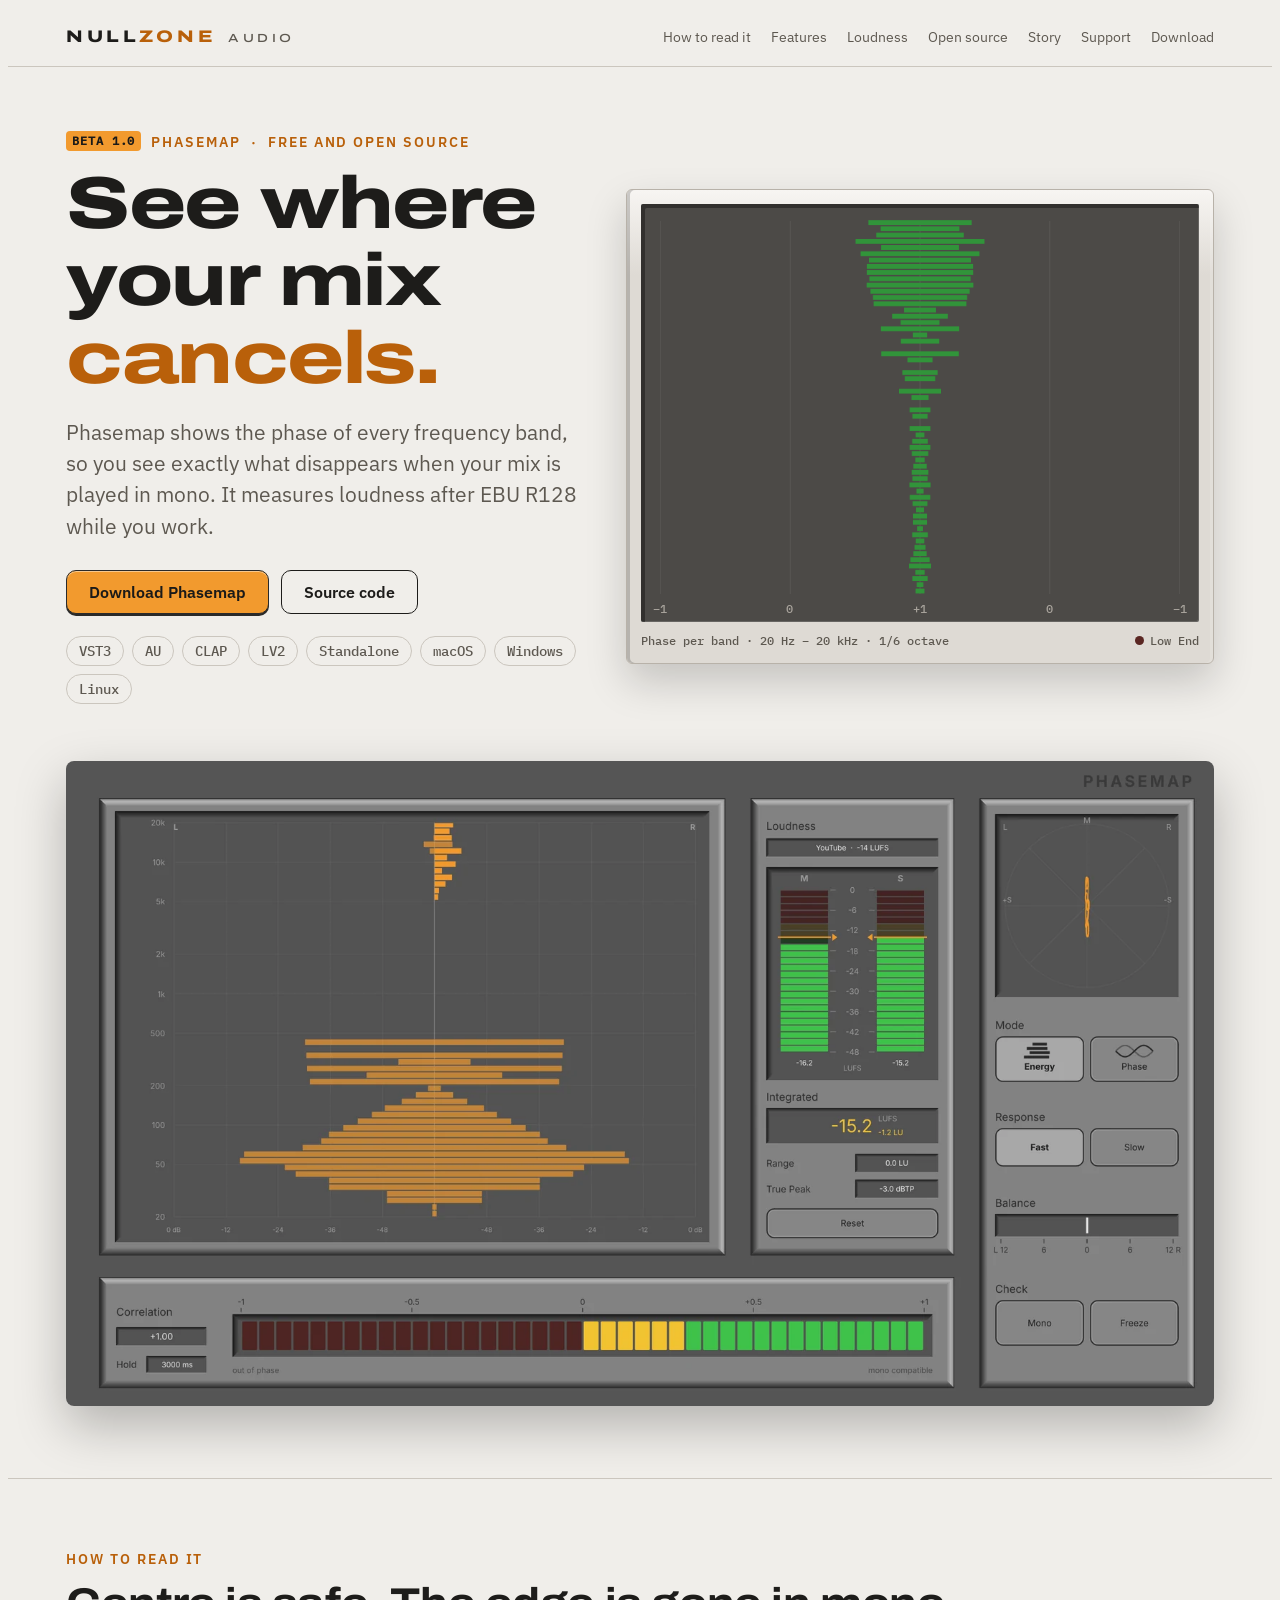
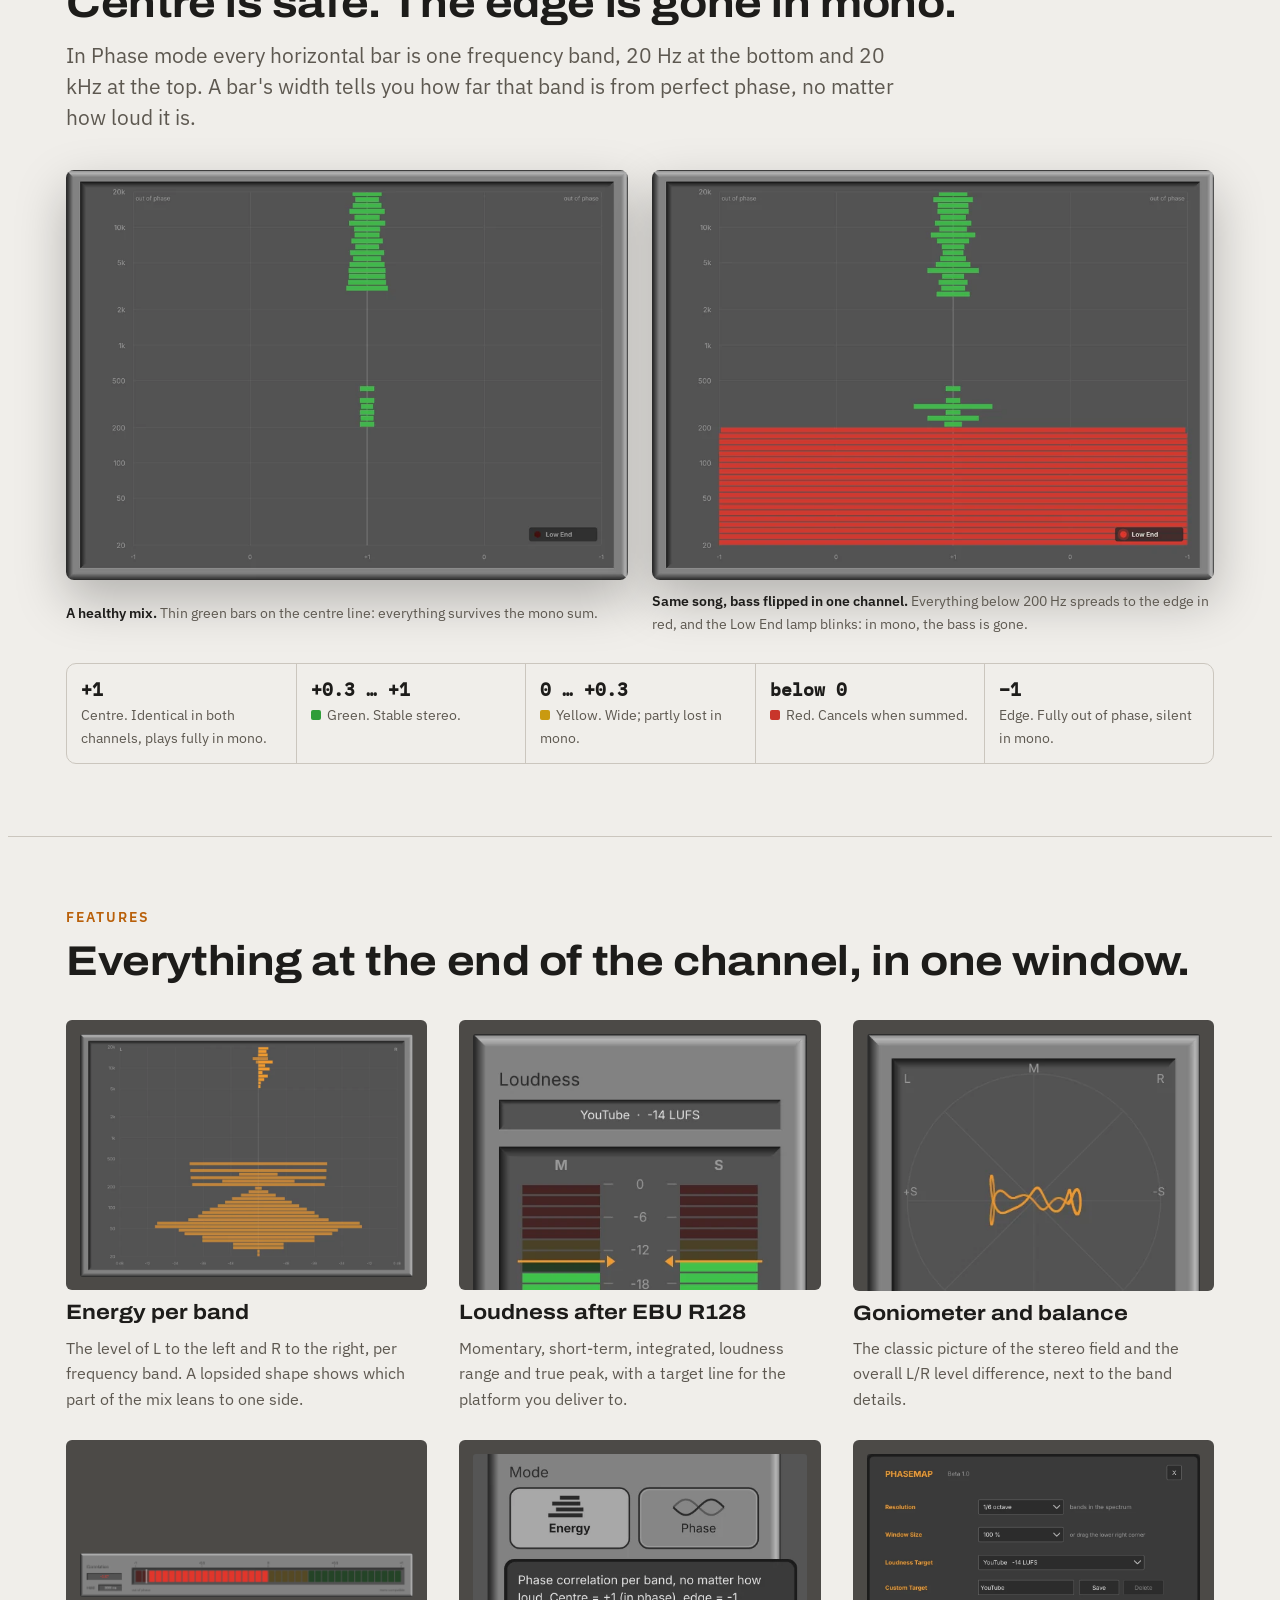
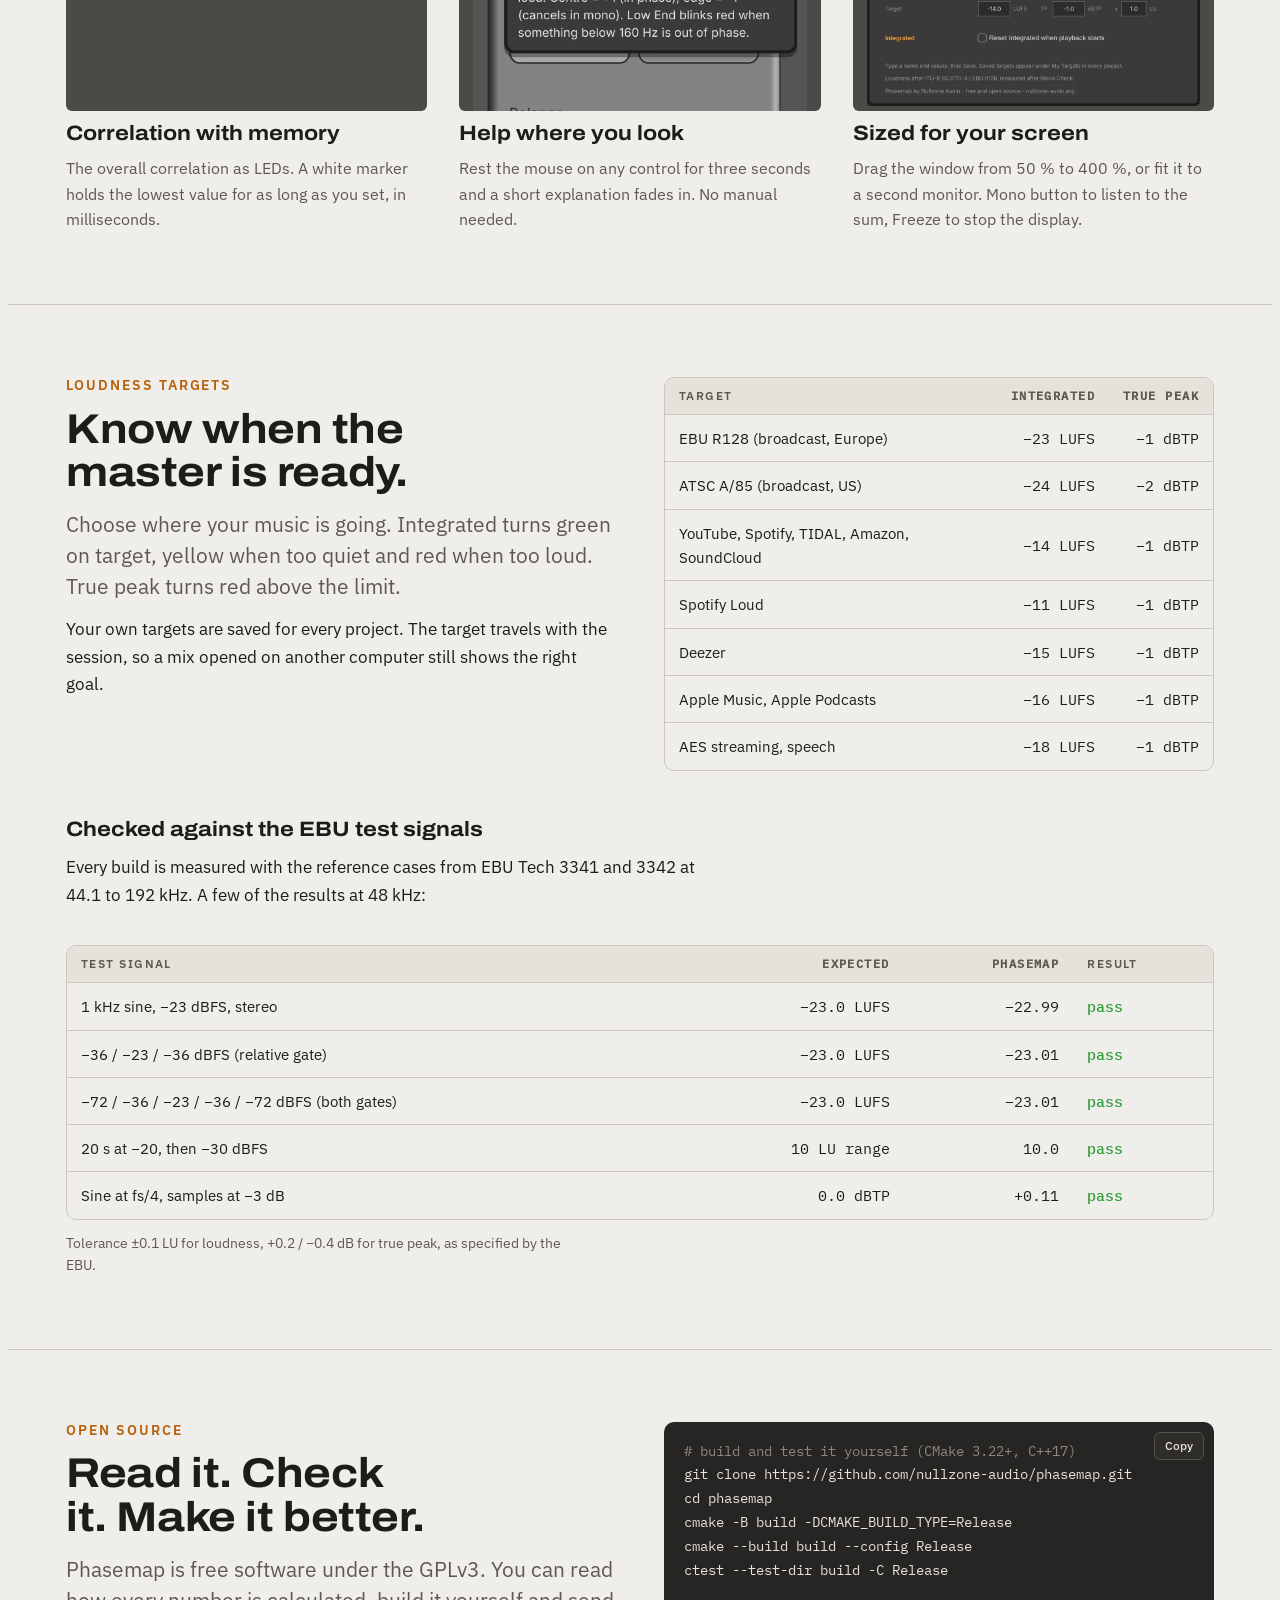
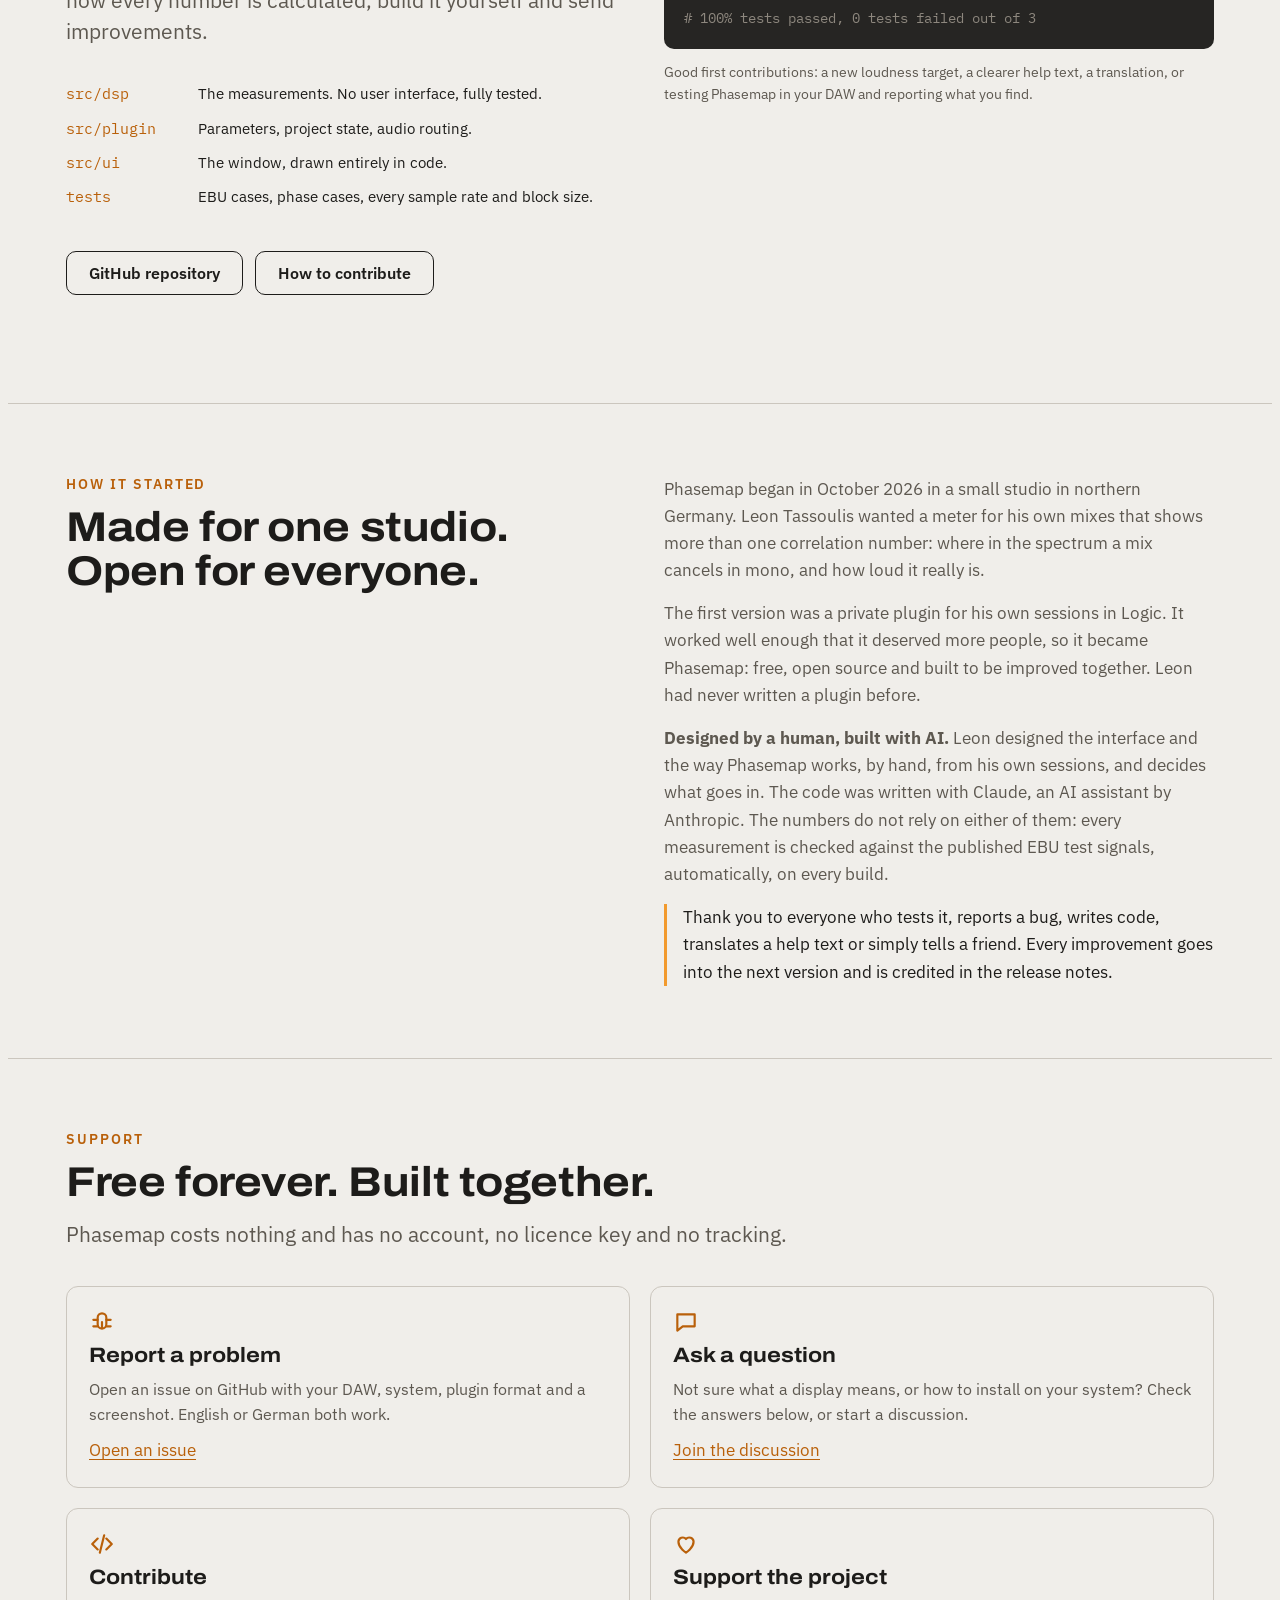
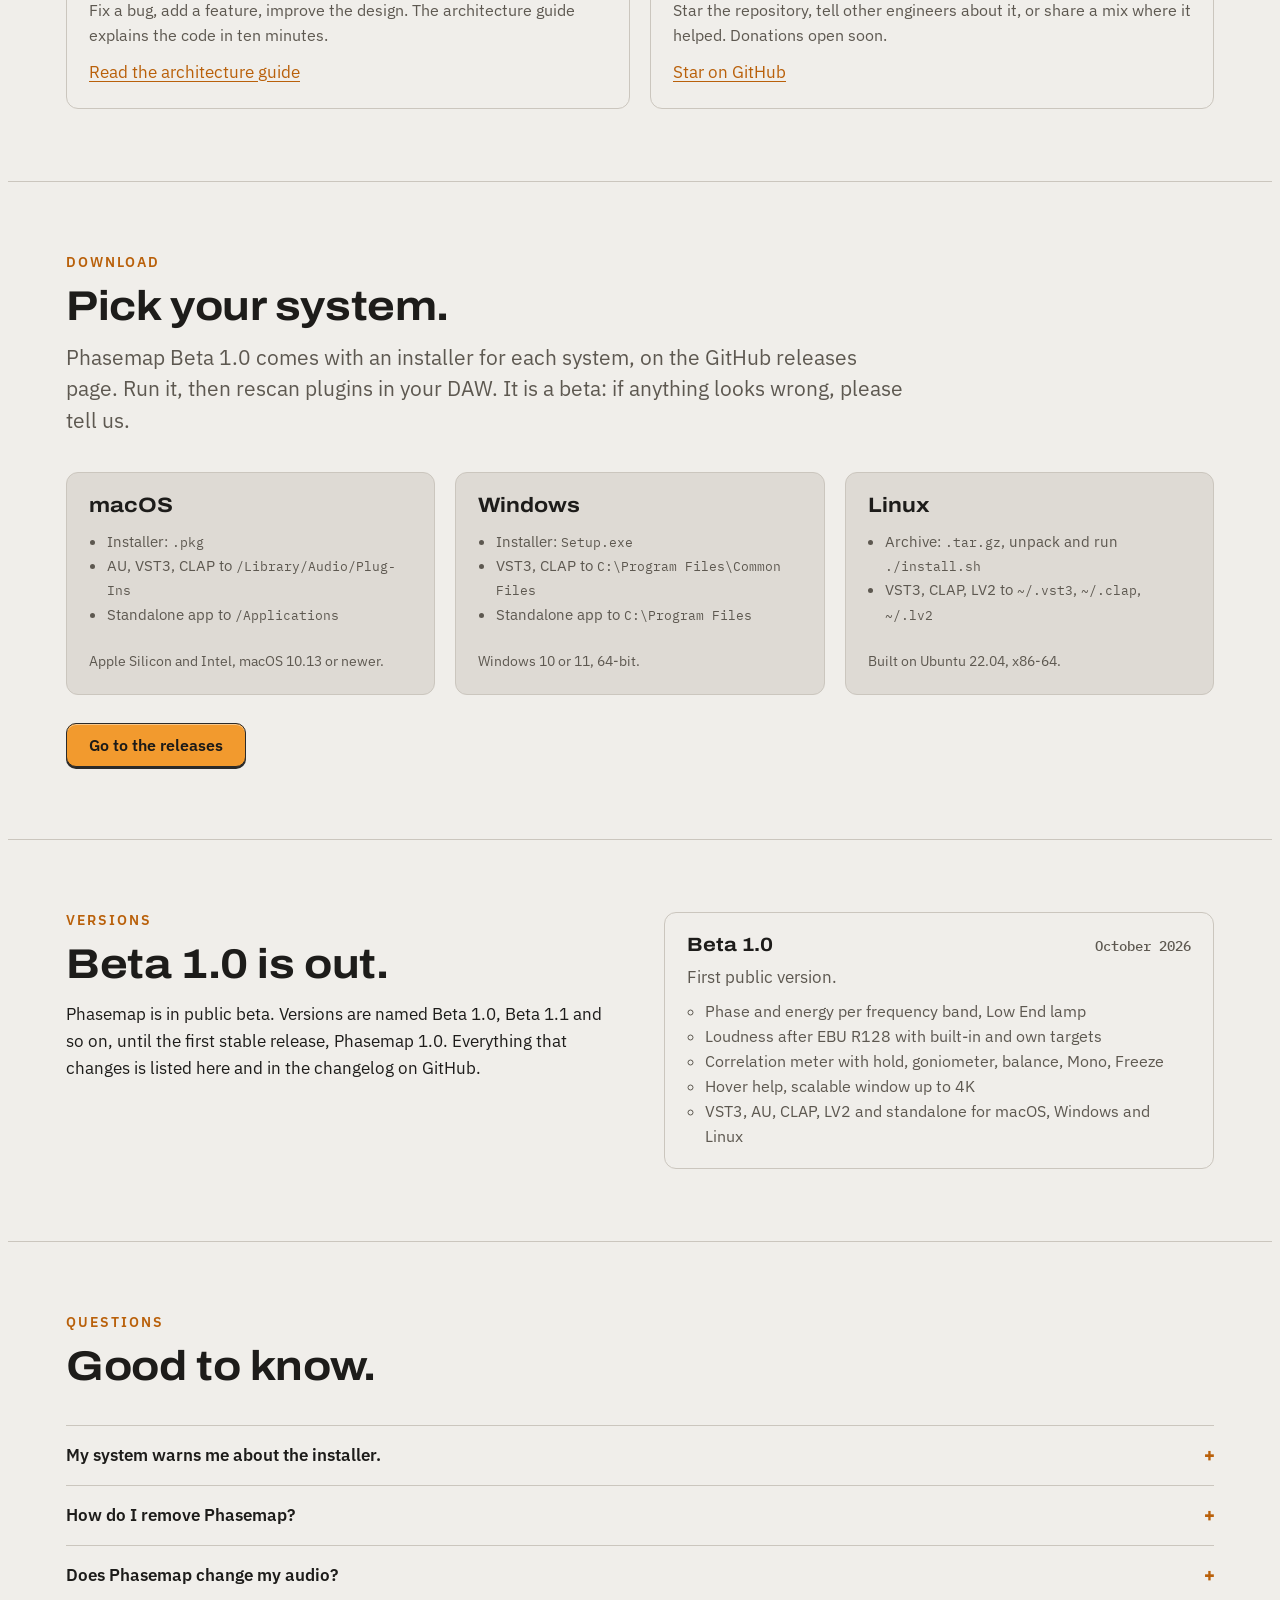
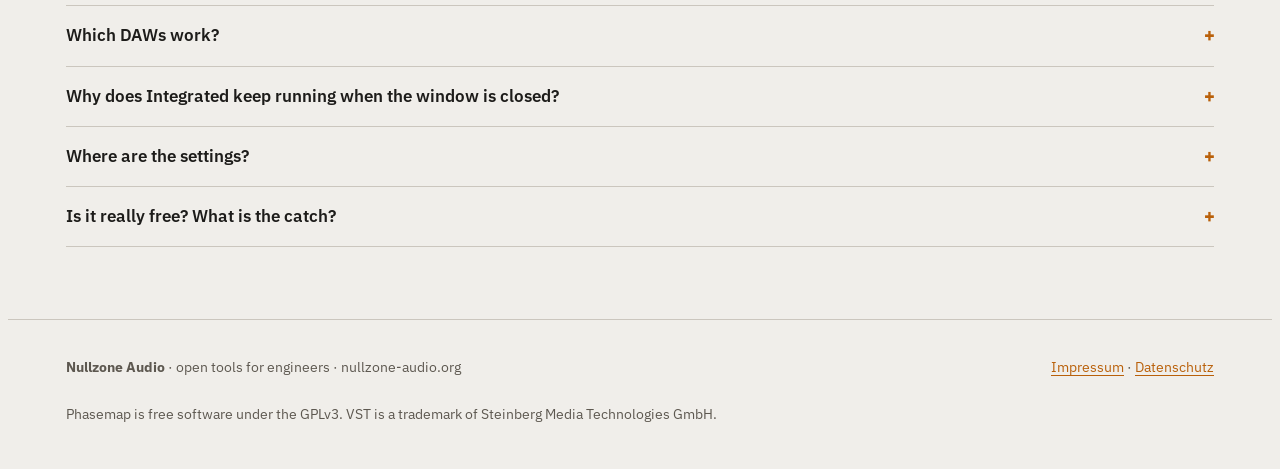
<file: website/index.html>
<!doctype html>
<html lang="en">
<head>
<meta charset="utf-8">
<meta name="viewport" content="width=device-width, initial-scale=1, viewport-fit=cover">
<link rel="icon" href="images/favicon.svg" type="image/svg+xml">
<title>Phasemap by Nullzone Audio</title>
<meta name="claude:viewport-fit-sides" content="cover">
<meta name="description" content="Phasemap is a free, open-source stereo phase and loudness meter. See where your mix cancels in mono, frequency by frequency, and measure loudness after EBU R128.">
<style>
@font-face { font-family: "Archivo"; src: url("fonts/archivo-variable.woff") format("woff"); font-weight: 100 900; font-stretch: 62% 125%; font-display: swap; }
@font-face { font-family: "IBM Plex Sans"; src: url("fonts/ibm-plex-sans-variable.woff") format("woff"); font-weight: 100 700; font-display: swap; }
@font-face { font-family: "IBM Plex Mono"; src: url("fonts/ibm-plex-mono-400.woff") format("woff"); font-weight: 400; font-display: swap; }
@font-face { font-family: "IBM Plex Mono"; src: url("fonts/ibm-plex-mono-500.woff") format("woff"); font-weight: 500; font-display: swap; }
</style>
<style>
/* Layout concept: a mixing-console strip. Grey hardware panels lit from the top right sit on a graphite
   desk; the orange of the meter is the only accent. Sections read like labelled console sections. */
:root {
  --desk: #f0eeea;          /* page */
  --panel: #dedad4;         /* raised surfaces */
  --panel-hi: #f7f5f2;
  --panel-lo: #b8b2a9;
  --inset: #4c4a47;         /* display glass */
  --ink: #1d1c1a;
  --muted: #5d5850;
  --line: #cbc6be;
  --accent: #b9600a;        /* meter orange, darkened for light backgrounds */
  --accent-soft: #f29a2e;
  --green: #2f9d39; --yellow: #c99a10; --red: #c8352b;
  --code-bg: #262523; --code-ink: #e7e2da;

  --display: "Archivo", "Helvetica Neue", Arial, sans-serif;
  --body: "IBM Plex Sans", "Helvetica Neue", Arial, sans-serif;
  --mono: "IBM Plex Mono", Menlo, Consolas, monospace;

  --step--1: 0.875rem; --step-0: 1.0625rem; --step-1: 1.3rem; --step-2: 1.75rem; --step-3: 2.6rem; --step-4: clamp(2.6rem, 6vw, 4.6rem);
  --gutter-l: max(16px, env(safe-area-inset-left, 0px));
  --gutter-r: max(16px, env(safe-area-inset-right, 0px));
}
@media (prefers-color-scheme: dark) { :root:not([data-theme="light"]) {
  --desk: #232220; --panel: #34322f; --panel-hi: #4a4743; --panel-lo: #1b1a18; --inset: #4f4d4a;
  --ink: #ece8e2; --muted: #a8a197; --line: #3f3c38; --accent: #f29a2e; --accent-soft: #f29a2e;
  --green: #3fc24a; --yellow: #f2c230; --red: #e0362c; --code-bg: #171615; --code-ink: #e7e2da;
  color-scheme: dark } }
:root[data-theme="dark"] {
  --desk: #232220; --panel: #34322f; --panel-hi: #4a4743; --panel-lo: #1b1a18; --inset: #4f4d4a;
  --ink: #ece8e2; --muted: #a8a197; --line: #3f3c38; --accent: #f29a2e; --accent-soft: #f29a2e;
  --green: #3fc24a; --yellow: #f2c230; --red: #e0362c; --code-bg: #171615; --code-ink: #e7e2da;
  color-scheme: dark }

* { box-sizing: border-box; }
body { background: var(--desk); color: var(--ink); font: 400 var(--step-0)/1.6 var(--body); }
img { max-width: 100%; height: auto; display: block; }
a { color: var(--accent); text-underline-offset: 3px; }
a:focus-visible, button:focus-visible { outline: 2px solid var(--accent-soft); outline-offset: 3px; border-radius: 4px; }
h1, h2, h3 { font-family: var(--display); text-wrap: balance; margin: 0; line-height: 1.05; }
h2 { font-size: var(--step-3); font-variation-settings: "wdth" 112; font-weight: 700; letter-spacing: -0.01em; }
h3 { font-size: var(--step-1); font-weight: 700; font-variation-settings: "wdth" 112; }
p { margin: 0; max-width: 65ch; }
code, pre, .mono { font-family: var(--mono); }
.wrap { max-width: 1180px; margin: 0 auto; padding-left: var(--gutter-l); padding-right: var(--gutter-r); }
.eyebrow { font: 600 var(--step--1)/1.2 var(--body); letter-spacing: 0.14em; text-transform: uppercase; color: var(--accent); }
.lede { font-size: var(--step-1); line-height: 1.5; color: var(--muted); }

/* header */
.top { border-bottom: 1px solid var(--line); }
.top .wrap { display: flex; align-items: center; gap: 24px; padding-block: 18px; flex-wrap: wrap; }
.logo { font: 800 1.05rem/1 var(--display); font-variation-settings: "wdth" 125; letter-spacing: 0.22em; color: var(--ink); text-decoration: none; }
.logo b { color: var(--accent); font-weight: 800; }
.logo-sub { color: var(--muted); font-weight: 500; letter-spacing: 0.3em; font-size: 0.7em; margin-left: 4px; }
.nav { display: flex; gap: 20px; flex-wrap: wrap; margin-left: auto; font-size: var(--step--1); }
.nav a { color: var(--muted); text-decoration: none; }
.nav a:hover { color: var(--ink); }

/* hero */
.hero .intro { display: grid; grid-template-columns: minmax(0, 1fr) minmax(0, 1.15fr); gap: 48px; align-items: center; padding-block: 64px 40px; }
.hero h1 { font-size: var(--step-4); font-weight: 800; font-variation-settings: "wdth" 125; letter-spacing: -0.02em; margin: 14px 0 20px; }
.hero h1 em { font-style: normal; color: var(--accent); }
.actions { display: flex; gap: 12px; flex-wrap: wrap; margin-top: 28px; }
.btn { display: inline-flex; align-items: center; gap: 8px; padding: 13px 22px; border-radius: 10px; font: 600 1rem/1 var(--body); text-decoration: none; border: 1.5px solid var(--ink); color: var(--ink); background: transparent; cursor: pointer; }
.btn.primary { background: var(--accent-soft); border-color: #2a2a2a; color: #1b1a18;
  box-shadow: inset 0 1px 0 rgba(255,255,255,.45), 0 2px 0 #2a2a2a; }
.btn:hover { transform: translateY(-1px); }
.chips { display: flex; flex-wrap: wrap; gap: 8px; margin-top: 22px; padding: 0; list-style: none; }
.chips li { font: 500 var(--step--1)/1 var(--mono); border: 1px solid var(--line); border-radius: 999px; padding: 7px 12px; color: var(--muted); }

/* the instrument: hardware panel with an inset display (same look as the plugin) */
.panel { background: linear-gradient(180deg, var(--panel-hi), var(--panel) 18%); border: 1px solid var(--panel-lo); border-radius: 6px; padding: 14px;
  box-shadow: inset -3px 0 0 rgba(255,255,255,.12), inset 3px 0 0 rgba(0,0,0,.18), 0 18px 40px rgba(0,0,0,.18); }
.display { background: var(--inset); border-radius: 2px; box-shadow: inset 4px 4px 0 rgba(0,0,0,.35), inset -1px -1px 0 rgba(255,255,255,.15); position: relative; }
#phasefield { width: 100%; aspect-ratio: 4 / 3; display: block; }
.display .legend { position: absolute; left: 12px; right: 12px; bottom: 8px; display: flex; justify-content: space-between; font: 500 0.72rem/1 var(--mono); color: #a7a29b; }
.panel-caption { display: flex; justify-content: space-between; gap: 12px; margin-top: 10px; font: 500 0.78rem/1.3 var(--mono); color: var(--muted); flex-wrap: wrap; }
.lamp { display: inline-flex; align-items: center; gap: 6px; }
.lamp i { width: 9px; height: 9px; border-radius: 50%; background: #5a2622; display: inline-block; }
.lamp.on i { background: var(--red); box-shadow: 0 0 0 4px color-mix(in srgb, var(--red) 30%, transparent); }

/* sections */
section { padding-block: 72px; border-top: 1px solid var(--line); }
.section-head { display: grid; gap: 14px; margin-bottom: 36px; }
.shot { border-radius: 8px; box-shadow: 0 20px 50px rgba(0,0,0,.25); }
.fullshot { padding-bottom: 72px; }

.compare { display: grid; grid-template-columns: repeat(2, minmax(0, 1fr)); gap: 24px; }
.compare figure { margin: 0; display: grid; gap: 10px; }
figcaption { font-size: var(--step--1); color: var(--muted); }
figcaption b { color: var(--ink); font-weight: 600; }
.scale { display: grid; grid-template-columns: repeat(5, minmax(0, 1fr)); margin-top: 28px; border: 1px solid var(--line); border-radius: 10px; overflow: hidden; }
.scale div { padding: 14px; font-size: var(--step--1); color: var(--muted); border-left: 1px solid var(--line); min-width: 0; }
.scale div:first-child { border-left: none; }
.scale b { display: block; font: 600 1.15rem/1.2 var(--mono); color: var(--ink); margin-bottom: 4px; }
.sw { display: inline-block; width: 10px; height: 10px; border-radius: 2px; margin-right: 6px; vertical-align: 0; }

.features { display: grid; grid-template-columns: repeat(3, minmax(0, 1fr)); gap: 28px 32px; }
.feature { display: grid; gap: 12px; align-content: start; min-width: 0; }
.feature .media { background: var(--inset); border-radius: 6px; display: grid; place-items: center; padding: 14px; aspect-ratio: 4 / 3; overflow: hidden; }
.feature .media img { max-height: 100%; width: auto; border-radius: 3px; }
.feature p { color: var(--muted); font-size: 0.98rem; }

.split { display: grid; grid-template-columns: minmax(0, 1fr) minmax(0, 1fr); gap: 48px; align-items: start; }
.table-wrap { overflow-x: auto; border: 1px solid var(--line); border-radius: 10px; }
table { width: 100%; border-collapse: collapse; font-size: 0.95rem; }
th, td { text-align: left; padding: 11px 14px; border-top: 1px solid var(--line); }
td.num, th.num { white-space: nowrap; }
thead th { border-top: none; font: 600 0.75rem/1.2 var(--body); letter-spacing: 0.12em; text-transform: uppercase; color: var(--muted); background: color-mix(in srgb, var(--panel) 60%, transparent); }
td.num, th.num { text-align: right; font-family: var(--mono); font-variant-numeric: tabular-nums; }
.pass { color: var(--green); font-family: var(--mono); font-weight: 500; }
.note { font-size: var(--step--1); color: var(--muted); margin-top: 12px; }

pre.code { background: var(--code-bg); color: var(--code-ink); border-radius: 10px; padding: 18px 20px; overflow-x: auto; font-size: 0.88rem; line-height: 1.7; margin: 0; }
pre.code .c { color: #8d877e; }
.codeblock { position: relative; }
.copy { position: absolute; top: 10px; right: 10px; font: 500 0.75rem/1 var(--body); padding: 7px 10px; border-radius: 6px; border: 1px solid #55514b; background: #2f2d2a; color: #e7e2da; cursor: pointer; }
.tree { display: grid; gap: 10px; margin-top: 20px; }
.tree div { display: grid; grid-template-columns: 7.5rem minmax(0, 1fr); gap: 12px; font-size: 0.95rem; }
.tree code { color: var(--accent); }

.cards { display: grid; grid-template-columns: repeat(2, minmax(0, 1fr)); gap: 20px; }
.card { border: 1px solid var(--line); border-radius: 12px; padding: 22px; display: grid; gap: 10px; align-content: start; min-width: 0; }
.card p { color: var(--muted); font-size: 0.98rem; }
.card svg { width: 26px; height: 26px; stroke: var(--accent); fill: none; stroke-width: 2; stroke-linecap: round; stroke-linejoin: round; }

.downloads { display: grid; grid-template-columns: repeat(3, minmax(0, 1fr)); gap: 20px; }
.os { background: var(--panel); border: 1px solid var(--line); border-radius: 12px; padding: 22px; display: grid; gap: 12px; align-content: start; min-width: 0; }
.os ul { margin: 0; padding-left: 1.1rem; color: var(--muted); font-size: 0.95rem; }
.os code { font-size: 0.82rem; overflow-wrap: anywhere; }

details { border-top: 1px solid var(--line); padding-block: 16px; }
details:last-of-type { border-bottom: 1px solid var(--line); }
summary { cursor: pointer; font-weight: 600; list-style: none; display: flex; justify-content: space-between; gap: 16px; }
summary::after { content: "+"; font-family: var(--mono); color: var(--accent); }
details[open] summary::after { content: "–"; }
details p, details .codeblock { margin-top: 12px; color: var(--muted); }

footer { border-top: 1px solid var(--line); padding-block: 36px; font-size: var(--step--1); color: var(--muted); }
footer .wrap { display: flex; gap: 24px; flex-wrap: wrap; justify-content: space-between; }

.story { display: grid; gap: 16px; }
.story p { color: var(--muted); }
.story .thanks { color: var(--ink); border-left: 3px solid var(--accent-soft); padding-left: 16px; }
.versions { list-style: none; margin: 0; padding: 0; display: grid; gap: 16px; }
.versions > li { border: 1px solid var(--line); border-radius: 12px; padding: 20px 22px; display: grid; gap: 8px; }
.version-head { display: flex; justify-content: space-between; gap: 12px; align-items: baseline; flex-wrap: wrap; }
.version-head b { font: 700 1.2rem/1.2 var(--display); font-variation-settings: "wdth" 112; }
.version-head span { font: 500 var(--step--1)/1 var(--mono); color: var(--muted); }
.versions p { color: var(--muted); }
.versions ul { margin: 0; padding-left: 1.1rem; color: var(--muted); font-size: 0.97rem; }
.beta { display: inline-block; font: 600 0.72rem/1 var(--mono); letter-spacing: 0.08em; text-transform: uppercase; color: #1b1a18; background: var(--accent-soft); border-radius: 4px; padding: 4px 6px; vertical-align: 2px; }

@media (max-width: 900px) {
  .hero .intro, .split { grid-template-columns: minmax(0, 1fr); }
  .features, .downloads { grid-template-columns: minmax(0, 1fr); }
  .compare, .cards { grid-template-columns: minmax(0, 1fr); }
  .scale { grid-template-columns: repeat(2, minmax(0, 1fr)); }
  .scale div { border-left: none; border-top: 1px solid var(--line); }
  .nav { margin-left: 0; }
}
@media (prefers-reduced-motion: reduce) { .btn:hover { transform: none; } }
</style>

<header class="top">
  <div class="wrap">
    <a class="logo" href="#top" aria-label="Nullzone Audio">NULL<b>ZONE</b> <span class="logo-sub">AUDIO</span></a>
    <nav class="nav" aria-label="Main">
      <a href="#read">How to read it</a>
      <a href="#features">Features</a>
      <a href="#loudness">Loudness</a>
      <a href="#open-source">Open source</a>
      <a href="#story">Story</a>
      <a href="#support">Support</a>
      <a href="#download">Download</a>
    </nav>
  </div>
</header>

<main id="top">
  <div class="hero">
    <div class="wrap intro">
      <div>
        <div class="eyebrow"><span class="beta">Beta 1.0</span> &nbsp;Phasemap &nbsp;·&nbsp; free and open source</div>
        <h1>See where your mix <em>cancels.</em></h1>
        <p class="lede">Phasemap shows the phase of every frequency band, so you see exactly what disappears when your mix is played in mono. It measures loudness after EBU R128 while you work.</p>
        <div class="actions">
          <a class="btn primary" href="#download">Download Phasemap</a>
          <a class="btn" href="https://github.com/nullzone-audio/phasemap" target="_blank" rel="noopener">Source code</a>
        </div>
        <ul class="chips" aria-label="Formats and systems">
          <li>VST3</li><li>AU</li><li>CLAP</li><li>LV2</li><li>Standalone</li><li>macOS</li><li>Windows</li><li>Linux</li>
        </ul>
      </div>

      <div class="panel" aria-label="Animated example of the phase display">
        <div class="display">
          <canvas id="phasefield" width="800" height="600" role="img" aria-label="Frequency bands from 20 Hz to 20 kHz. Most are green and in phase; the low end now and then turns red when it cancels."></canvas>
          <div class="legend" aria-hidden="true"><span>−1</span><span>0</span><span>+1</span><span>0</span><span>−1</span></div>
        </div>
        <div class="panel-caption">
          <span>Phase per band · 20 Hz – 20 kHz · 1/6 octave</span>
          <span class="lamp" id="lamp"><i></i>Low End</span>
        </div>
      </div>
    </div>
    <div class="wrap fullshot">
      <img class="shot" src="images/phasemap-energy.webp" width="1600" height="900" alt="The Phasemap window: spectrum display, loudness column, correlation meter, goniometer and switches.">
    </div>
  </div>

  <section id="read">
    <div class="wrap">
      <div class="section-head">
        <div class="eyebrow">How to read it</div>
        <h2>Centre is safe. The edge is gone in mono.</h2>
        <p class="lede">In Phase mode every horizontal bar is one frequency band, 20 Hz at the bottom and 20 kHz at the top. A bar's width tells you how far that band is from perfect phase, no matter how loud it is.</p>
      </div>
      <div class="compare">
        <figure>
          <img class="shot" src="images/phase-clean.webp" width="900" height="658" alt="Phase display of a clean mix: thin green bars along the centre line.">
          <figcaption><b>A healthy mix.</b> Thin green bars on the centre line: everything survives the mono sum.</figcaption>
        </figure>
        <figure>
          <img class="shot" src="images/phase-problem.webp" width="900" height="658" alt="Phase display with wide red bars below 200 Hz and the Low End lamp lit.">
          <figcaption><b>Same song, bass flipped in one channel.</b> Everything below 200 Hz spreads to the edge in red, and the Low End lamp blinks: in mono, the bass is gone.</figcaption>
        </figure>
      </div>
      <div class="scale" role="list" aria-label="What the bar width means">
        <div role="listitem"><b>+1</b>Centre. Identical in both channels, plays fully in mono.</div>
        <div role="listitem"><b>+0.3 … +1</b><span class="sw" style="background:var(--green)"></span>Green. Stable stereo.</div>
        <div role="listitem"><b>0 … +0.3</b><span class="sw" style="background:var(--yellow)"></span>Yellow. Wide; partly lost in mono.</div>
        <div role="listitem"><b>below 0</b><span class="sw" style="background:var(--red)"></span>Red. Cancels when summed.</div>
        <div role="listitem"><b>−1</b>Edge. Fully out of phase, silent in mono.</div>
      </div>
    </div>
  </section>

  <section id="features">
    <div class="wrap">
      <div class="section-head">
        <div class="eyebrow">Features</div>
        <h2>Everything at the end of the channel, in one window.</h2>
      </div>
      <div class="features">
        <div class="feature">
          <div class="media"><img src="images/energy-spectrum.webp" width="900" height="658" alt="Energy mode: orange bars to the left and right of the centre per band."></div>
          <h3>Energy per band</h3>
          <p>The level of L to the left and R to the right, per frequency band. A lopsided shape shows which part of the mix leans to one side.</p>
        </div>
        <div class="feature">
          <div class="media"><img src="images/loudness.webp" width="426" height="957" alt="Loudness column with Momentary and Short-term bars, Integrated, Range and True Peak."></div>
          <h3>Loudness after EBU R128</h3>
          <p>Momentary, short-term, integrated, loudness range and true peak, with a target line for the platform you deliver to.</p>
        </div>
        <div class="feature">
          <div class="media"><img src="images/goniometer.webp" width="450" height="439" alt="Goniometer showing a wide horizontal trace when the bass is out of phase."></div>
          <h3>Goniometer and balance</h3>
          <p>The classic picture of the stereo field and the overall L/R level difference, next to the band details.</p>
        </div>
        <div class="feature">
          <div class="media"><img src="images/correlation.webp" width="1400" height="182" alt="Correlation meter as a row of LEDs with a white marker at the lowest value."></div>
          <h3>Correlation with memory</h3>
          <p>The overall correlation as LEDs. A white marker holds the lowest value for as long as you set, in milliseconds.</p>
        </div>
        <div class="feature">
          <div class="media"><img src="images/hover-tip.webp" width="513" height="412" alt="An explanation box below the Phase button."></div>
          <h3>Help where you look</h3>
          <p>Rest the mouse on any control for three seconds and a short explanation fades in. No manual needed.</p>
        </div>
        <div class="feature">
          <div class="media"><img src="images/settings.webp" width="990" height="750" alt="Settings panel with resolution, window size and loudness targets."></div>
          <h3>Sized for your screen</h3>
          <p>Drag the window from 50 % to 400 %, or fit it to a second monitor. Mono button to listen to the sum, Freeze to stop the display.</p>
        </div>
      </div>
    </div>
  </section>

  <section id="loudness">
    <div class="wrap split">
      <div class="section-head">
        <div class="eyebrow">Loudness targets</div>
        <h2>Know when the master is ready.</h2>
        <p class="lede">Choose where your music is going. Integrated turns green on target, yellow when too quiet and red when too loud. True peak turns red above the limit.</p>
        <p>Your own targets are saved for every project. The target travels with the session, so a mix opened on another computer still shows the right goal.</p>
      </div>
      <div class="table-wrap">
        <table>
          <thead><tr><th>Target</th><th class="num">Integrated</th><th class="num">True peak</th></tr></thead>
          <tbody>
            <tr><td>EBU R128 (broadcast, Europe)</td><td class="num">−23 LUFS</td><td class="num">−1 dBTP</td></tr>
            <tr><td>ATSC A/85 (broadcast, US)</td><td class="num">−24 LUFS</td><td class="num">−2 dBTP</td></tr>
            <tr><td>YouTube, Spotify, TIDAL, Amazon, SoundCloud</td><td class="num">−14 LUFS</td><td class="num">−1 dBTP</td></tr>
            <tr><td>Spotify Loud</td><td class="num">−11 LUFS</td><td class="num">−1 dBTP</td></tr>
            <tr><td>Deezer</td><td class="num">−15 LUFS</td><td class="num">−1 dBTP</td></tr>
            <tr><td>Apple Music, Apple Podcasts</td><td class="num">−16 LUFS</td><td class="num">−1 dBTP</td></tr>
            <tr><td>AES streaming, speech</td><td class="num">−18 LUFS</td><td class="num">−1 dBTP</td></tr>
          </tbody>
        </table>
      </div>
    </div>

    <div class="wrap" style="margin-top:48px">
      <div class="section-head">
        <h3>Checked against the EBU test signals</h3>
        <p>Every build is measured with the reference cases from EBU Tech 3341 and 3342 at 44.1 to 192 kHz. A few of the results at 48 kHz:</p>
      </div>
      <div class="table-wrap">
        <table>
          <thead><tr><th>Test signal</th><th class="num">Expected</th><th class="num">Phasemap</th><th>Result</th></tr></thead>
          <tbody>
            <tr><td>1 kHz sine, −23 dBFS, stereo</td><td class="num">−23.0 LUFS</td><td class="num">−22.99</td><td class="pass">pass</td></tr>
            <tr><td>−36 / −23 / −36 dBFS (relative gate)</td><td class="num">−23.0 LUFS</td><td class="num">−23.01</td><td class="pass">pass</td></tr>
            <tr><td>−72 / −36 / −23 / −36 / −72 dBFS (both gates)</td><td class="num">−23.0 LUFS</td><td class="num">−23.01</td><td class="pass">pass</td></tr>
            <tr><td>20 s at −20, then −30 dBFS</td><td class="num">10 LU range</td><td class="num">10.0</td><td class="pass">pass</td></tr>
            <tr><td>Sine at fs/4, samples at −3 dB</td><td class="num">0.0 dBTP</td><td class="num">+0.11</td><td class="pass">pass</td></tr>
          </tbody>
        </table>
      </div>
      <p class="note">Tolerance ±0.1 LU for loudness, +0.2 / −0.4 dB for true peak, as specified by the EBU.</p>
    </div>
  </section>

  <section id="open-source">
    <div class="wrap split">
      <div class="section-head">
        <div class="eyebrow">Open source</div>
        <h2>Read it. Check it. Make it better.</h2>
        <p class="lede">Phasemap is free software under the GPLv3. You can read how every number is calculated, build it yourself and send improvements.</p>
        <div class="tree">
          <div><code>src/dsp</code><span>The measurements. No user interface, fully tested.</span></div>
          <div><code>src/plugin</code><span>Parameters, project state, audio routing.</span></div>
          <div><code>src/ui</code><span>The window, drawn entirely in code.</span></div>
          <div><code>tests</code><span>EBU cases, phase cases, every sample rate and block size.</span></div>
        </div>
        <div class="actions">
          <a class="btn" href="https://github.com/nullzone-audio/phasemap" target="_blank" rel="noopener">GitHub repository</a>
          <a class="btn" href="https://github.com/nullzone-audio/phasemap/blob/main/CONTRIBUTING.md" target="_blank" rel="noopener">How to contribute</a>
        </div>
      </div>
      <div>
        <div class="codeblock">
<pre class="code" id="build-cmds"><span class="c"># build and test it yourself (CMake 3.22+, C++17)</span>
git clone https://github.com/nullzone-audio/phasemap.git
cd phasemap
cmake -B build -DCMAKE_BUILD_TYPE=Release
cmake --build build --config Release
ctest --test-dir build -C Release

<span class="c"># 100% tests passed, 0 tests failed out of 3</span></pre>
          <button class="copy" type="button" data-copy="build-cmds">Copy</button>
        </div>
        <p class="note">Good first contributions: a new loudness target, a clearer help text, a translation, or testing Phasemap in your DAW and reporting what you find.</p>
      </div>
    </div>
  </section>

  <section id="story">
    <div class="wrap split">
      <div class="section-head">
        <div class="eyebrow">How it started</div>
        <h2>Made for one studio. Open for everyone.</h2>
      </div>
      <div class="story">
        <p>Phasemap began in October 2026 in a small studio in northern Germany. Leon Tassoulis wanted a meter for his own mixes that shows more than one correlation number: where in the spectrum a mix cancels in mono, and how loud it really is.</p>
        <p>The first version was a private plugin for his own sessions in Logic. It worked well enough that it deserved more people, so it became Phasemap: free, open source and built to be improved together. Leon had never written a plugin before.</p>
        <p><b>Designed by a human, built with AI.</b> Leon designed the interface and the way Phasemap works, by hand, from his own sessions, and decides what goes in. The code was written with Claude, an AI assistant by Anthropic. The numbers do not rely on either of them: every measurement is checked against the published EBU test signals, automatically, on every build.</p>
        <p class="thanks">Thank you to everyone who tests it, reports a bug, writes code, translates a help text or simply tells a friend. Every improvement goes into the next version and is credited in the release notes.</p>
      </div>
    </div>
  </section>

  <section id="support">
    <div class="wrap">
      <div class="section-head">
        <div class="eyebrow">Support</div>
        <h2>Free forever. Built together.</h2>
        <p class="lede">Phasemap costs nothing and has no account, no licence key and no tracking.</p>
      </div>
      <div class="cards">
        <div class="card">
          <svg viewBox="0 0 24 24" aria-hidden="true"><path d="M8 8a4 4 0 0 1 8 0v6a4 4 0 0 1-8 0z"/><path d="M12 12v6M4 10h4M16 10h4M4 16h4M16 16h4"/></svg>
          <h3>Report a problem</h3>
          <p>Open an issue on GitHub with your DAW, system, plugin format and a screenshot. English or German both work.</p>
          <a href="https://github.com/nullzone-audio/phasemap/issues" target="_blank" rel="noopener">Open an issue</a>
        </div>
        <div class="card">
          <svg viewBox="0 0 24 24" aria-hidden="true"><path d="M4 5h16v11H9l-5 4z"/></svg>
          <h3>Ask a question</h3>
          <p>Not sure what a display means, or how to install on your system? Check the answers below, or start a discussion.</p>
          <a href="https://github.com/nullzone-audio/phasemap/discussions" target="_blank" rel="noopener">Join the discussion</a>
        </div>
        <div class="card">
          <svg viewBox="0 0 24 24" aria-hidden="true"><path d="M8 7l-5 5 5 5M16 7l5 5-5 5M14 4l-4 16"/></svg>
          <h3>Contribute</h3>
          <p>Fix a bug, add a feature, improve the design. The architecture guide explains the code in ten minutes.</p>
          <a href="https://github.com/nullzone-audio/phasemap/blob/main/docs/ARCHITECTURE.md" target="_blank" rel="noopener">Read the architecture guide</a>
        </div>
        <div class="card">
          <svg viewBox="0 0 24 24" aria-hidden="true"><path d="M12 20s-7-4.4-7-10a4 4 0 0 1 7-2.6A4 4 0 0 1 19 10c0 5.6-7 10-7 10z"/></svg>
          <h3>Support the project</h3>
          <p>Star the repository, tell other engineers about it, or share a mix where it helped. Donations open soon.</p>
          <a href="https://github.com/nullzone-audio/phasemap" target="_blank" rel="noopener">Star on GitHub</a>
        </div>
      </div>
    </div>
  </section>

  <section id="download">
    <div class="wrap">
      <div class="section-head">
        <div class="eyebrow">Download</div>
        <h2>Pick your system.</h2>
        <p class="lede">Phasemap Beta 1.0 comes with an installer for each system, on the GitHub releases page. Run it, then rescan plugins in your DAW. It is a beta: if anything looks wrong, please tell us.</p>
      </div>
      <div class="downloads">
        <div class="os">
          <h3>macOS</h3>
          <ul><li>Installer: <code>.pkg</code></li><li>AU, VST3, CLAP to <code>/Library/Audio/<wbr>Plug-Ins</code></li><li>Standalone app to <code>/Applications</code></li></ul>
          <p class="note">Apple Silicon and Intel, macOS 10.13 or newer.</p>
        </div>
        <div class="os">
          <h3>Windows</h3>
          <ul><li>Installer: <code>Setup.exe</code></li><li>VST3, CLAP to <code>C:\Program Files\<wbr>Common Files</code></li><li>Standalone app to <code>C:\Program Files</code></li></ul>
          <p class="note">Windows 10 or 11, 64-bit.</p>
        </div>
        <div class="os">
          <h3>Linux</h3>
          <ul><li>Archive: <code>.tar.gz</code>, unpack and run <code>./install.sh</code></li><li>VST3, CLAP, LV2 to <code>~/.vst3</code>, <code>~/.clap</code>, <code>~/.lv2</code></li></ul>
          <p class="note">Built on Ubuntu 22.04, x86-64.</p>
        </div>
      </div>
      <div class="actions"><a class="btn primary" href="https://github.com/Nullzone-Audio/phasemap/releases" target="_blank" rel="noopener">Go to the releases</a></div>
    </div>
  </section>

  <section id="versions">
    <div class="wrap split">
      <div class="section-head">
        <div class="eyebrow">Versions</div>
        <h2>Beta 1.0 is out.</h2>
        <p>Phasemap is in public beta. Versions are named Beta 1.0, Beta 1.1 and so on, until the first stable release, Phasemap 1.0. Everything that changes is listed here and in the changelog on GitHub.</p>
      </div>
      <ol class="versions">
        <li>
          <div class="version-head"><b>Beta 1.0</b><span>October 2026</span></div>
          <p>First public version.</p>
          <ul>
            <li>Phase and energy per frequency band, Low End lamp</li>
            <li>Loudness after EBU R128 with built-in and own targets</li>
            <li>Correlation meter with hold, goniometer, balance, Mono, Freeze</li>
            <li>Hover help, scalable window up to 4K</li>
            <li>VST3, AU, CLAP, LV2 and standalone for macOS, Windows and Linux</li>
          </ul>
        </li>
      </ol>
    </div>
  </section>

  <section id="faq">
    <div class="wrap">
      <div class="section-head">
        <div class="eyebrow">Questions</div>
        <h2>Good to know.</h2>
      </div>
      <details>
        <summary>My system warns me about the installer.</summary>
        <p>The installers are not yet signed with a paid developer certificate, so your system asks once whether you trust them. The code is open, and every installer is built automatically on GitHub from that code.</p>
        <p><b>macOS:</b> if the .pkg "cannot be opened", go to System Settings &rarr; Privacy &amp; Security, scroll down and click <b>Open Anyway</b>. <b>Windows:</b> if SmartScreen says "Windows protected your PC", click <b>More info</b> &rarr; <b>Run anyway</b>.</p>
      </details>
      <details>
        <summary>How do I remove Phasemap?</summary>
        <p><b>macOS:</b> delete <code>Phasemap.component</code>, <code>Phasemap.vst3</code> and <code>Phasemap.clap</code> from the folders under /Library/Audio/Plug-Ins, and the app. <b>Windows:</b> Settings &rarr; Apps &rarr; Phasemap &rarr; Uninstall. <b>Linux:</b> run <code>./uninstall.sh</code> from the unpacked folder.</p>
      </details>
      <details>
        <summary>Does Phasemap change my audio?</summary>
        <p>No. Audio passes through bit for bit, with no latency. Only the Mono button changes what you hear, by summing L and R for as long as it is on.</p>
      </details>
      <details>
        <summary>Which DAWs work?</summary>
        <p>Any host that loads VST3, AU, CLAP or LV2: Logic Pro, Ableton Live, Cubase, Reaper, Bitwig, Studio One, FL Studio, DaVinci Resolve (Fairlight, VST3) and more, on mono and stereo tracks at any sample rate. Pro Tools needs the AAX format, which Phasemap does not offer yet.</p>
      </details>
      <details>
        <summary>Why does Integrated keep running when the window is closed?</summary>
        <p>Loudness is measured in the audio engine, so a whole song or episode is measured even if you never open the window. Press Reset, or turn on "Reset Integrated when playback starts" in the settings.</p>
      </details>
      <details>
        <summary>Where are the settings?</summary>
        <p>Click the word PHASEMAP in the top right corner of the plugin: band resolution, window size, loudness targets and your own saved targets.</p>
      </details>
      <details>
        <summary>Is it really free? What is the catch?</summary>
        <p>There is none. Phasemap is GPLv3 open source and will stay free. Nullzone Audio is a small open project; if it helps you, the best payment is a bug report, a contribution or telling a friend.</p>
      </details>
    </div>
  </section>
</main>

<footer>
  <div class="wrap">
    <span><b>Nullzone Audio</b> · open tools for engineers · nullzone-audio.org</span>
    <span><a href="impressum.html">Impressum</a> · <a href="datenschutz.html">Datenschutz</a></span>
    <span>Phasemap is free software under the GPLv3. VST is a trademark of Steinberg Media Technologies GmbH.</span>
  </div>
</footer>

<script>
(() => {
  // Copy buttons: copy the text of the referenced code block
  document.querySelectorAll(".copy").forEach(button => {
    button.addEventListener("click", () => {
      const source = document.getElementById(button.dataset.copy);
      const text = source.innerText.split("\n").filter(l => !l.trim().startsWith("#")).join("\n").trim();
      const done = () => { button.textContent = "Copied"; setTimeout(() => (button.textContent = "Copy"), 1600); };
      const fallback = () => { const r = document.createRange(); r.selectNodeContents(source); const s = getSelection(); s.removeAllRanges(); s.addRange(r); button.textContent = "Selected"; };
      try { navigator.clipboard.writeText(text).then(done, fallback); } catch (e) { fallback(); }
    });
  });

  // The phase field: a calm imitation of the plugin's Phase mode.
  const canvas = document.getElementById("phasefield");
  const lamp = document.getElementById("lamp");
  if (!canvas) return;
  const ctx = canvas.getContext("2d");
  const reduced = matchMedia("(prefers-reduced-motion: reduce)").matches;
  const bandsPerOctave = 6, low = 20, high = 20000;
  const bands = [];
  for (let i = 0; i < Math.ceil(Math.log2(high / low) * bandsPerOctave); i++) {
    const centre = low * Math.pow(2, (i + 0.5) / bandsPerOctave);
    bands.push({ centre, seed: Math.sin(i * 12.9898) * 43758.5453 % 1, audible: centre < 400 || centre > 2500 || i % 3 !== 0 });
  }
  const colour = c => c < 0 ? getComputedStyle(document.documentElement).getPropertyValue("--red").trim()
                     : c < 0.3 ? getComputedStyle(document.documentElement).getPropertyValue("--yellow").trim()
                     : getComputedStyle(document.documentElement).getPropertyValue("--green").trim();

  function correlationAt(band, t) {
    // most bands sit close to +1; highs breathe a little; the low end drops out of phase every few seconds
    const wobble = 0.08 * Math.sin(t * 0.9 + band.seed * 20) + 0.05 * Math.sin(t * 2.3 + band.seed * 7);
    let c = band.centre > 4000 ? 0.62 + wobble : band.centre > 800 ? 0.82 + wobble : 0.95 + wobble * 0.3;
    const cycle = (t % 9) / 9;                                  // a nine-second story
    const trouble = Math.max(0, Math.sin(Math.PI * Math.min(1, Math.max(0, (cycle - 0.45) / 0.35))));
    if (band.centre < 160) c = c - trouble * 1.8;
    return Math.max(-1, Math.min(1, c));
  }

  function draw(t) {
    const w = canvas.width, h = canvas.height, top = 24, bottom = h - 40, cx = w / 2, half = w / 2 - 28;
    ctx.clearRect(0, 0, w, h);
    ctx.strokeStyle = "rgba(255,255,255,0.10)"; ctx.lineWidth = 1;
    [-1, -0.5, 0, 0.5, 1].forEach(p => { ctx.beginPath(); ctx.moveTo(cx + p * half, top); ctx.lineTo(cx + p * half, bottom); ctx.stroke(); });
    let alarm = false;
    const yOf = hz => bottom - (Math.log10(hz) - Math.log10(low)) / 3 * (bottom - top);
    bands.forEach(b => {
      if (!b.audible) return;
      const y0 = yOf(b.centre * Math.pow(2, 0.5 / bandsPerOctave)), y1 = yOf(b.centre / Math.pow(2, 0.5 / bandsPerOctave));
      const c = correlationAt(b, t), width = (1 - c) / 2 * half;
      ctx.globalAlpha = 0.9; ctx.fillStyle = colour(c);
      ctx.fillRect(cx - width, y0 + 1, Math.max(2, width * 2), Math.max(2, y1 - y0 - 2));
      if (b.centre < 160 && c < 0) alarm = true;
    });
    ctx.globalAlpha = 1;
    lamp.classList.toggle("on", alarm && (reduced || Math.floor(t * 2.5) % 2 === 0));
  }

  if (reduced) { draw(6.1); return; }   // a still frame that shows the Low End warning
  let start = null;
  const frame = now => { if (start === null) start = now; draw((now - start) / 1000 + 1); requestAnimationFrame(frame); };
  draw(1);
  requestAnimationFrame(frame);
})();
</script>
</html>
</file>
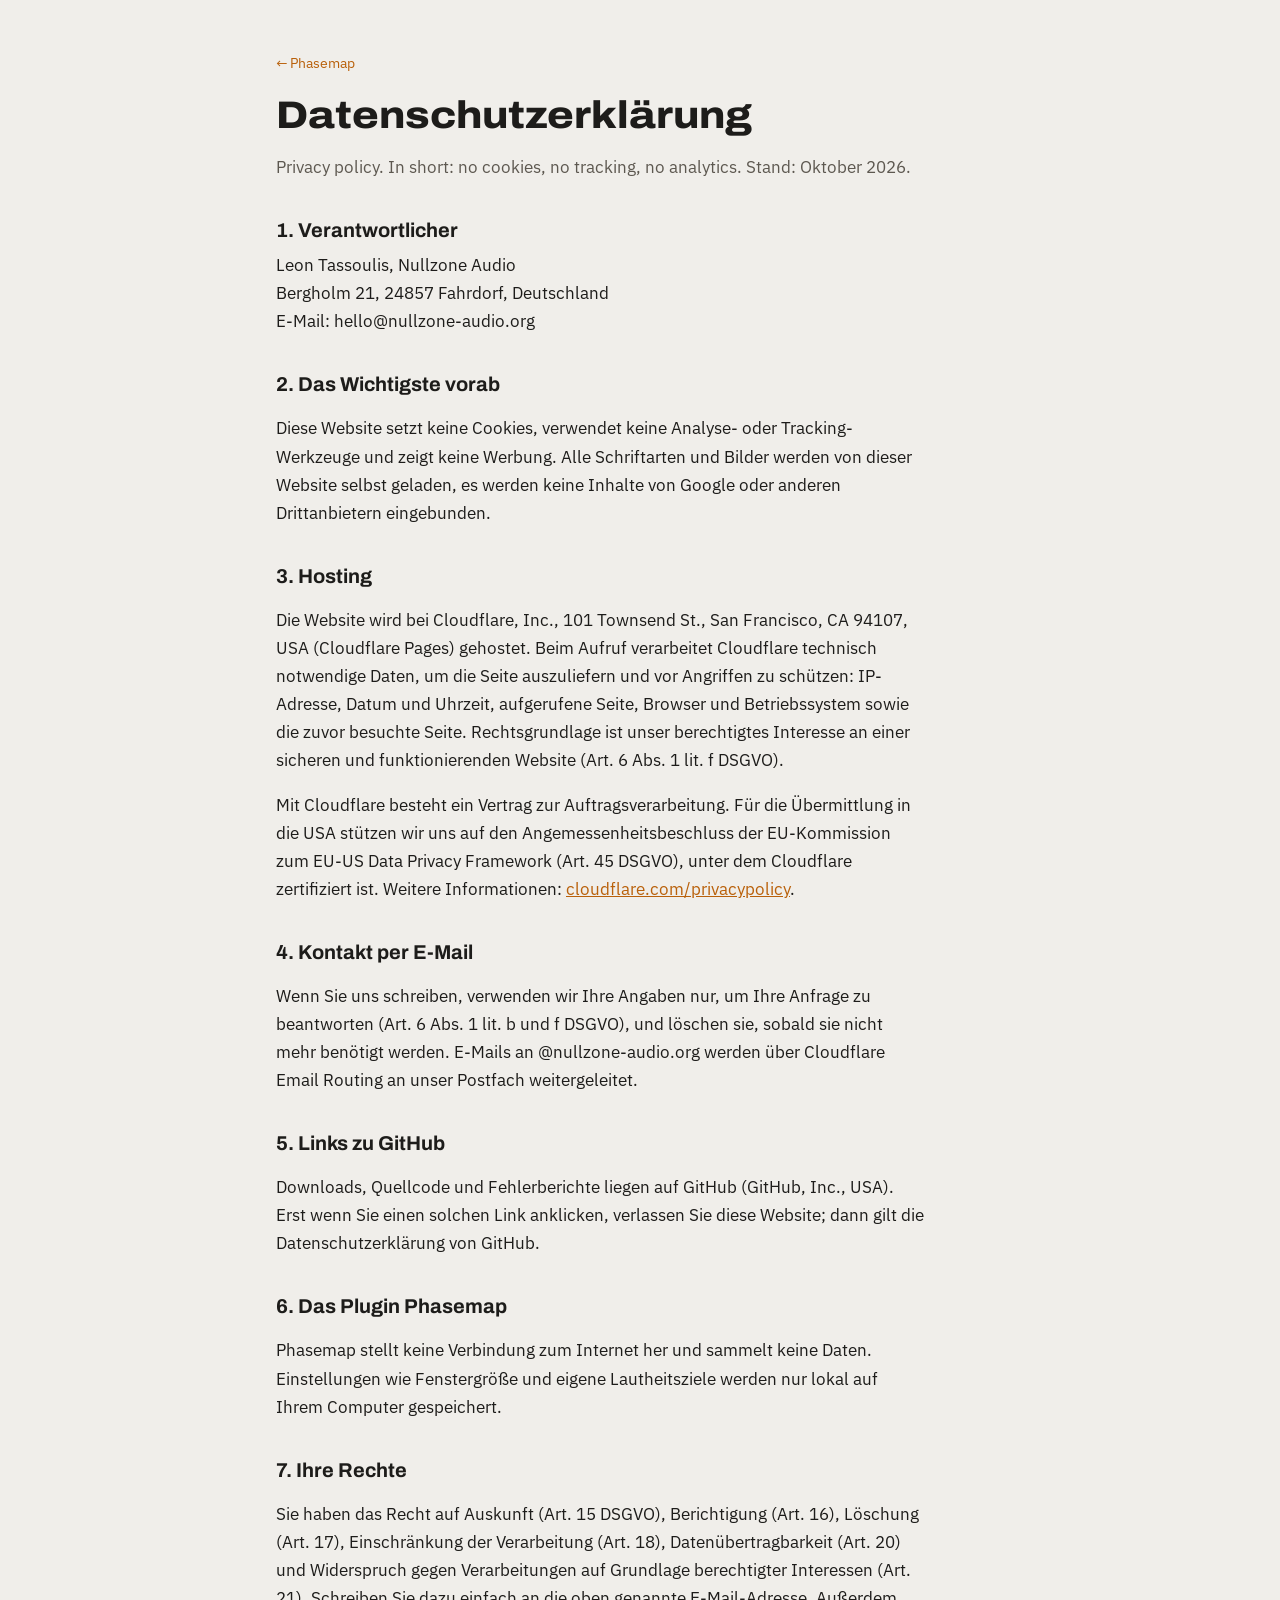
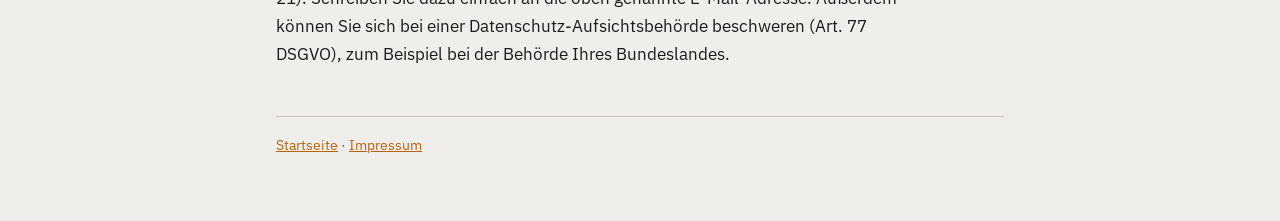
<file: website/datenschutz.html>
<!doctype html>
<html lang="de">
<head>
<meta charset="utf-8">
<meta name="viewport" content="width=device-width, initial-scale=1, viewport-fit=cover">
<title>Datenschutz · Nullzone Audio</title>
<meta name="robots" content="noindex">
<link rel="stylesheet" href="legal/legal.css">
<link rel="icon" href="images/favicon.svg" type="image/svg+xml">
</head>
<body>
<main class="wrap">
  <a class="back" href="index.html">← Phasemap</a>
  <h1>Datenschutzerklärung</h1>
  <p class="sub">Privacy policy. In short: no cookies, no tracking, no analytics. Stand: Oktober 2026.</p>

  <h2>1. Verantwortlicher</h2>
  <address>
    Leon Tassoulis, Nullzone Audio<br>
    Bergholm 21, 24857 Fahrdorf, Deutschland<br>
    E-Mail: hello@nullzone-audio.org
  </address>

  <h2>2. Das Wichtigste vorab</h2>
  <p>Diese Website setzt keine Cookies, verwendet keine Analyse- oder Tracking-Werkzeuge und zeigt keine Werbung.
     Alle Schriftarten und Bilder werden von dieser Website selbst geladen, es werden keine Inhalte von Google oder
     anderen Drittanbietern eingebunden.</p>

  <h2>3. Hosting</h2>
  <p>Die Website wird bei Cloudflare, Inc., 101 Townsend St., San Francisco, CA 94107, USA (Cloudflare Pages) gehostet.
     Beim Aufruf verarbeitet Cloudflare technisch notwendige Daten, um die Seite auszuliefern und vor Angriffen zu schützen:
     IP-Adresse, Datum und Uhrzeit, aufgerufene Seite, Browser und Betriebssystem sowie die zuvor besuchte Seite.
     Rechtsgrundlage ist unser berechtigtes Interesse an einer sicheren und funktionierenden Website (Art. 6 Abs. 1 lit. f DSGVO).</p>
  <p>Mit Cloudflare besteht ein Vertrag zur Auftragsverarbeitung. Für die Übermittlung in die USA stützen wir uns auf den
     Angemessenheitsbeschluss der EU-Kommission zum EU-US Data Privacy Framework (Art. 45 DSGVO), unter dem Cloudflare
     zertifiziert ist. Weitere Informationen: <a href="https://www.cloudflare.com/privacypolicy/">cloudflare.com/privacypolicy</a>.</p>

  <h2>4. Kontakt per E-Mail</h2>
  <p>Wenn Sie uns schreiben, verwenden wir Ihre Angaben nur, um Ihre Anfrage zu beantworten (Art. 6 Abs. 1 lit. b und f DSGVO),
     und löschen sie, sobald sie nicht mehr benötigt werden. E-Mails an @nullzone-audio.org werden über Cloudflare Email Routing
     an unser Postfach weitergeleitet.</p>

  <h2>5. Links zu GitHub</h2>
  <p>Downloads, Quellcode und Fehlerberichte liegen auf GitHub (GitHub, Inc., USA). Erst wenn Sie einen solchen Link anklicken,
     verlassen Sie diese Website; dann gilt die Datenschutzerklärung von GitHub.</p>

  <h2>6. Das Plugin Phasemap</h2>
  <p>Phasemap stellt keine Verbindung zum Internet her und sammelt keine Daten. Einstellungen wie Fenstergröße und eigene
     Lautheitsziele werden nur lokal auf Ihrem Computer gespeichert.</p>

  <h2>7. Ihre Rechte</h2>
  <p>Sie haben das Recht auf Auskunft (Art. 15 DSGVO), Berichtigung (Art. 16), Löschung (Art. 17), Einschränkung der
     Verarbeitung (Art. 18), Datenübertragbarkeit (Art. 20) und Widerspruch gegen Verarbeitungen auf Grundlage berechtigter
     Interessen (Art. 21). Schreiben Sie dazu einfach an die oben genannte E-Mail-Adresse. Außerdem können Sie sich bei einer
     Datenschutz-Aufsichtsbehörde beschweren (Art. 77 DSGVO), zum Beispiel bei der Behörde Ihres Bundeslandes.</p>

  <footer><a href="index.html">Startseite</a> · <a href="impressum.html">Impressum</a></footer>
</main>
</body>
</html>
</file>
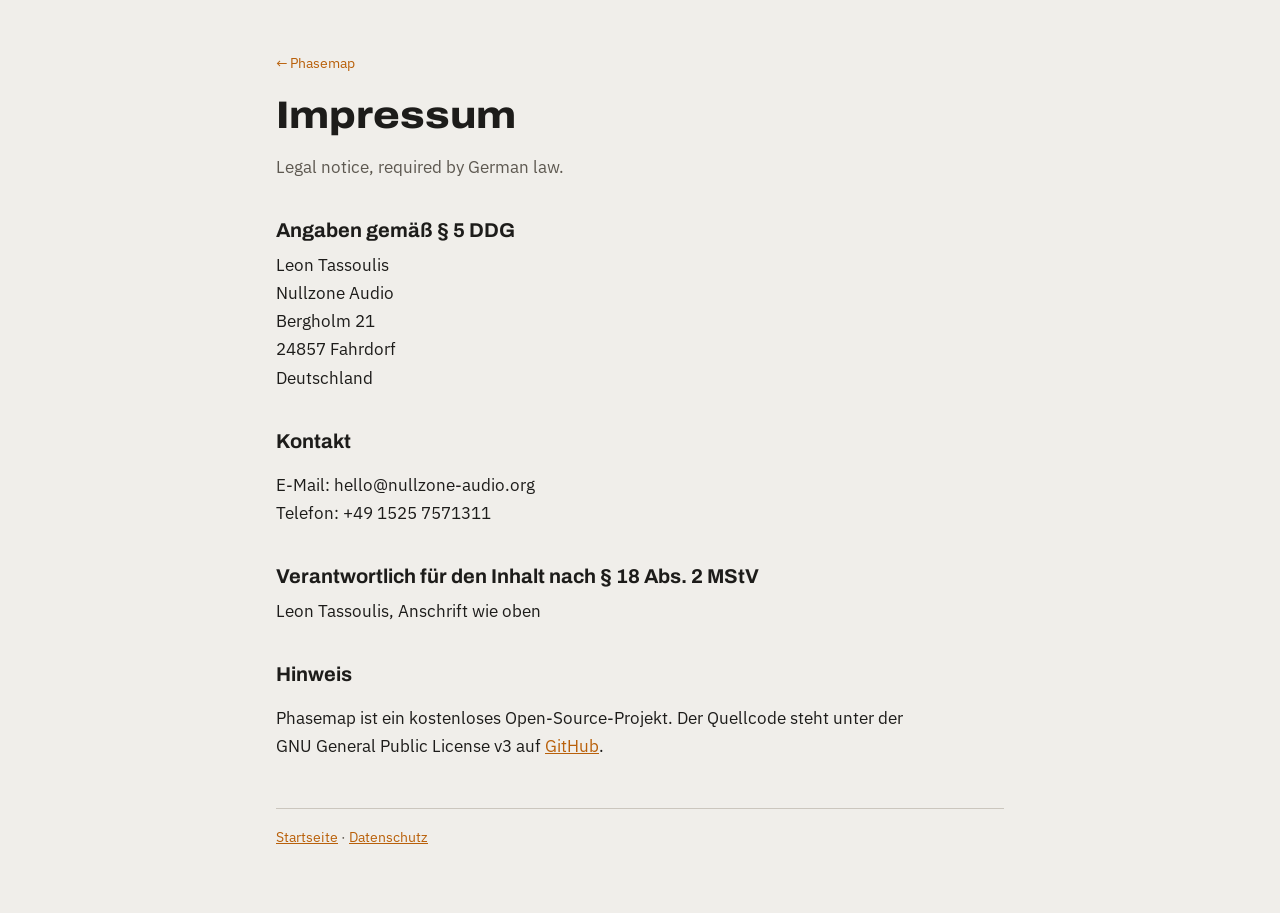
<file: website/impressum.html>
<!doctype html>
<html lang="de">
<head>
<meta charset="utf-8">
<meta name="viewport" content="width=device-width, initial-scale=1, viewport-fit=cover">
<title>Impressum · Nullzone Audio</title>
<meta name="robots" content="noindex">
<link rel="stylesheet" href="legal/legal.css">
<link rel="icon" href="images/favicon.svg" type="image/svg+xml">
</head>
<body>
<main class="wrap">
  <a class="back" href="index.html">← Phasemap</a>
  <h1>Impressum</h1>
  <p class="sub">Legal notice, required by German law.</p>

  <h2>Angaben gemäß § 5 DDG</h2>
  <address>
    Leon Tassoulis<br>
    Nullzone Audio<br>
    Bergholm 21<br>
    24857 Fahrdorf<br>
    Deutschland
  </address>

  <h2>Kontakt</h2>
  <p>E-Mail: hello@nullzone-audio.org<br>
     Telefon: +49 1525 7571311</p>

  <h2>Verantwortlich für den Inhalt nach § 18 Abs. 2 MStV</h2>
  <address>Leon Tassoulis, Anschrift wie oben</address>

  <h2>Hinweis</h2>
  <p>Phasemap ist ein kostenloses Open-Source-Projekt. Der Quellcode steht unter der GNU General Public License v3 auf
     <a href="https://github.com/nullzone-audio/phasemap">GitHub</a>.</p>

  <footer><a href="index.html">Startseite</a> · <a href="datenschutz.html">Datenschutz</a></footer>
</main>
</body>
</html>
</file>
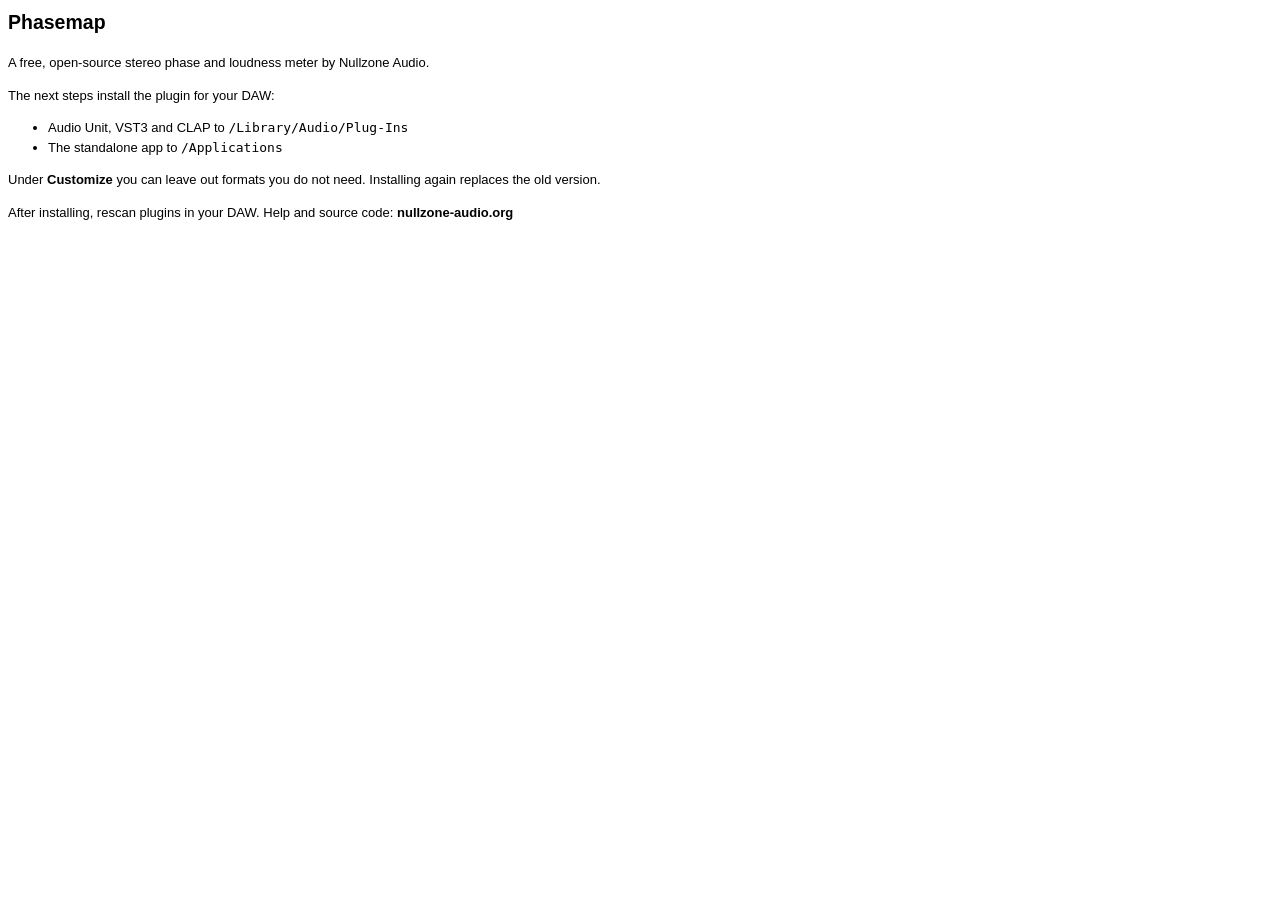
<file: packaging/macos/welcome.html>
<!doctype html>
<html><body style="font-family: -apple-system, Helvetica, sans-serif; font-size: 13px; line-height: 1.5">
<h2 style="margin-top: 0">Phasemap</h2>
<p>A free, open-source stereo phase and loudness meter by Nullzone Audio.</p>
<p>The next steps install the plugin for your DAW:</p>
<ul>
  <li>Audio Unit, VST3 and CLAP to <code>/Library/Audio/Plug-Ins</code></li>
  <li>The standalone app to <code>/Applications</code></li>
</ul>
<p>Under <b>Customize</b> you can leave out formats you do not need. Installing again replaces the old version.</p>
<p>After installing, rescan plugins in your DAW. Help and source code: <b>nullzone-audio.org</b></p>
</body></html>
</file>
<file: website/legal/legal.css>
@font-face { font-family: "Archivo"; src: url("../fonts/archivo-variable.woff") format("woff"); font-weight: 100 900; font-stretch: 62% 125%; font-display: swap; }
@font-face { font-family: "IBM Plex Sans"; src: url("../fonts/ibm-plex-sans-variable.woff") format("woff"); font-weight: 100 700; font-display: swap; }
:root { --desk: #f0eeea; --ink: #1d1c1a; --muted: #5d5850; --line: #cbc6be; --accent: #b9600a; --mark: #fbe3c4; color-scheme: light; }
@media (prefers-color-scheme: dark) { :root { --desk: #232220; --ink: #ece8e2; --muted: #a8a197; --line: #3f3c38; --accent: #f29a2e; --mark: #4a3518; color-scheme: dark; } }
* { box-sizing: border-box; }
body { margin: 0; background: var(--desk); color: var(--ink); font: 400 1.0625rem/1.65 "IBM Plex Sans", "Helvetica Neue", Arial, sans-serif; }
.wrap { max-width: 760px; margin: 0 auto; padding: 48px max(16px, env(safe-area-inset-right, 0px)) 64px max(16px, env(safe-area-inset-left, 0px)); }
a { color: var(--accent); }
.back { font-size: 0.9rem; text-decoration: none; }
h1 { font: 800 2.4rem/1.1 "Archivo", "Helvetica Neue", Arial, sans-serif; font-variation-settings: "wdth" 112; margin: 18px 0 8px; }
h2 { font: 700 1.25rem/1.3 "Archivo", "Helvetica Neue", Arial, sans-serif; margin: 36px 0 8px; }
p, li { max-width: 65ch; }
.sub { color: var(--muted); }
address { font-style: normal; }
mark { background: var(--mark); color: inherit; padding: 0 3px; border-radius: 3px; }
footer { border-top: 1px solid var(--line); margin-top: 48px; padding-top: 16px; font-size: 0.9rem; color: var(--muted); }
</file>
